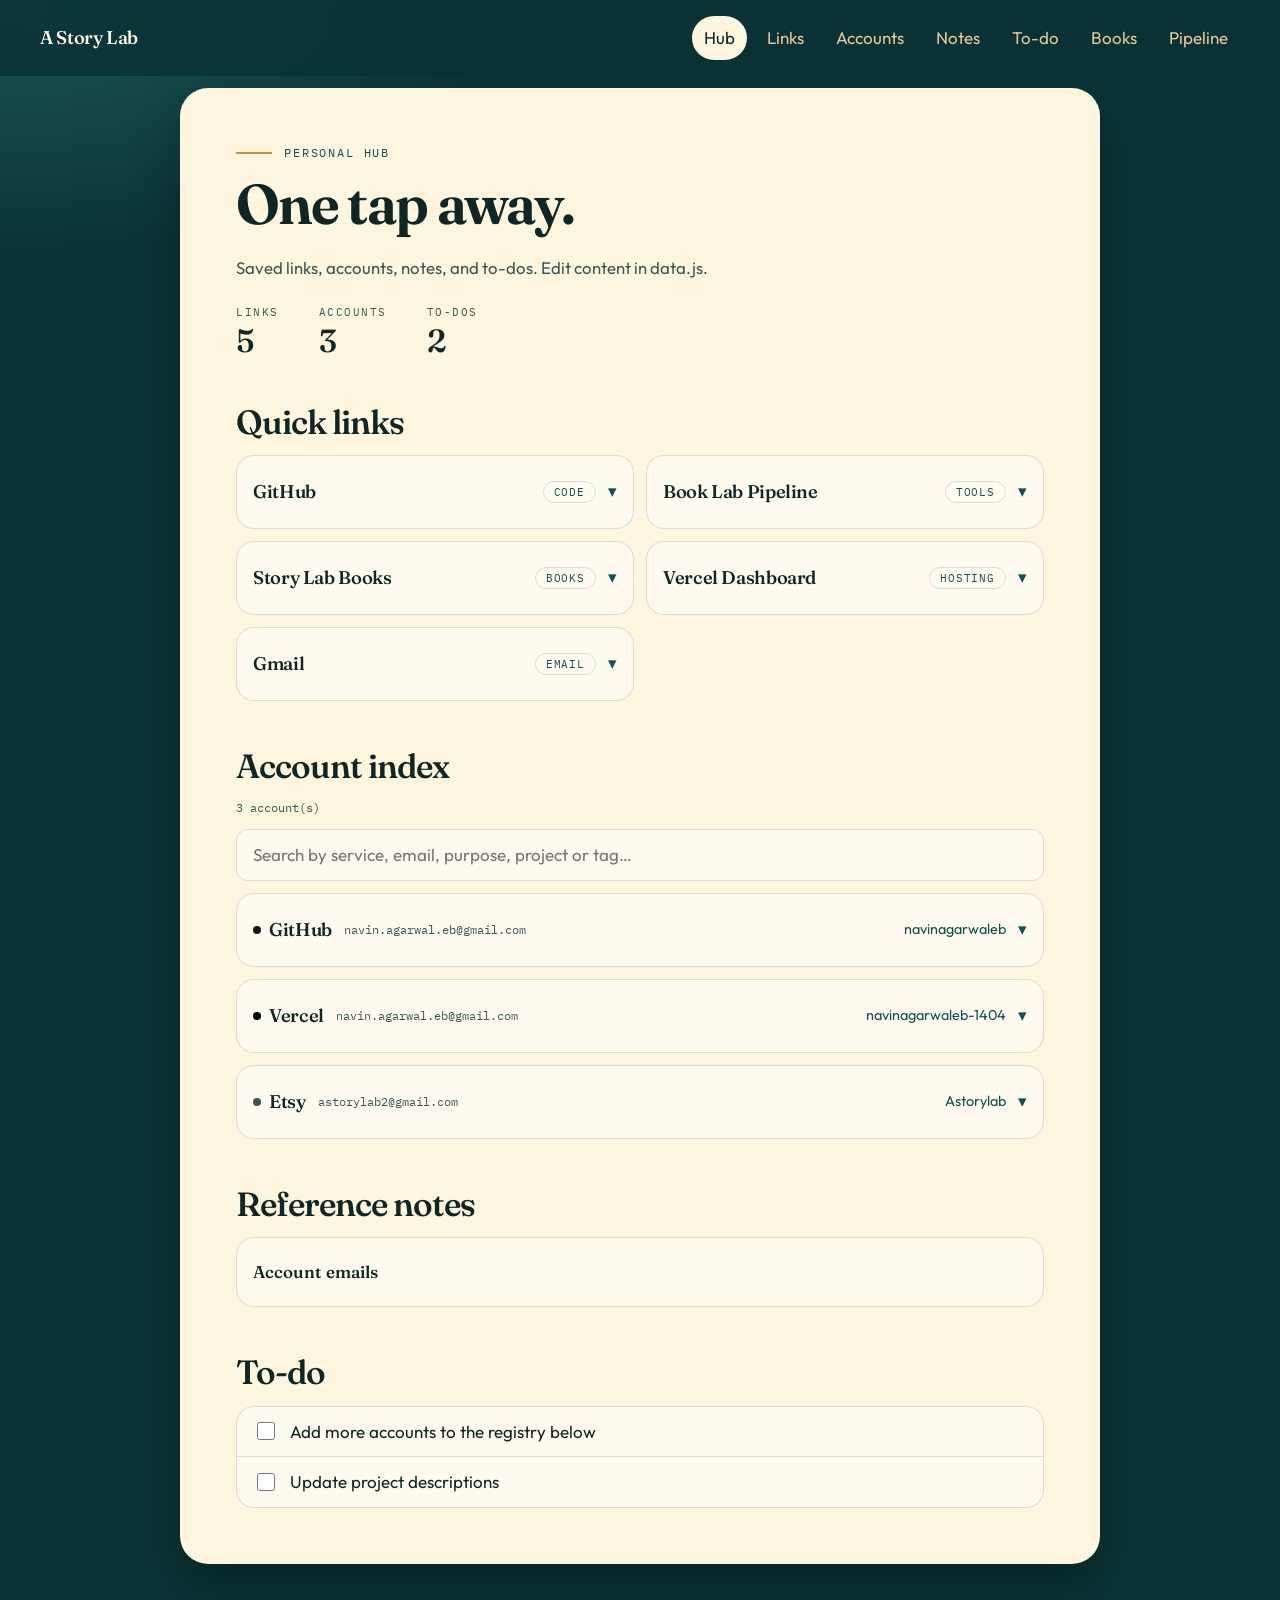
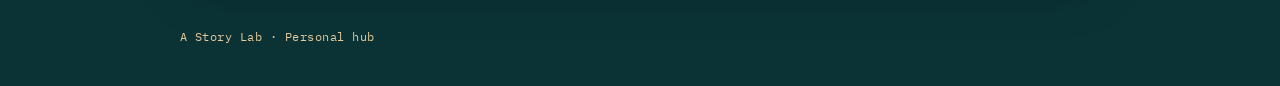
<file: public/index.html>
<!doctype html>
<html lang="en">
<head>
<meta charset="utf-8">
<meta name="robots" content="noindex,nofollow">
<meta name="viewport" content="width=device-width,initial-scale=1">
<title>My Hub</title>
<meta name="description" content="Personal quick-reference hub.">
<link rel="stylesheet" href="design.css?v=5">
</head>
<body class="press">
<a class="skip" href="#main">Skip to content</a>

<header class="bar">
  <a class="mark" href="/">A Story Lab</a>
  <nav aria-label="Sections">
    <ul>
      <li><a href="/" aria-current="page">Hub</a></li>
      <li><a href="#links">Links</a></li>
      <li><a href="#accounts">Accounts</a></li>
      <li><a href="#notes">Notes</a></li>
      <li><a href="#todo">To-do</a></li>
      <li><a href="books.html">Books</a></li>
      <li><a href="workflow.html">Pipeline</a></li>
    </ul>
  </nav>
</header>

<div class="frame">
  <main id="main" class="sheet" tabindex="-1">
    <header class="mast compact" id="top">
      <p class="kicker">Personal hub</p>
      <h1>One tap away.</h1>
      <p class="lede">Saved links, accounts, notes, and to-dos. Edit content in data.js.</p>
      <dl class="facts">
        <div><dt>Links</dt><dd id="n-links">0</dd></div>
        <div><dt>Accounts</dt><dd id="n-accounts">0</dd></div>
        <div><dt>To-dos</dt><dd id="n-todos">0</dd></div>
      </dl>
    </header>

    <section class="block" id="links" aria-labelledby="links-h">
      <h2 id="links-h">Quick links</h2>
      <div class="stack" id="links-grid"></div>
    </section>

    <section class="block" id="accounts" aria-labelledby="accts-h">
      <h2 id="accts-h">Account index</h2>
      <p class="acct-count" id="acct-count"></p>
      <div class="search-wrap">
        <label for="acct-search" class="sr">Search accounts</label>
        <input id="acct-search" type="search" placeholder="Search by service, email, purpose, project or tag…" autocomplete="off">
      </div>
      <div id="acct-table-wrap"></div>
    </section>

    <section class="block" id="notes" aria-labelledby="notes-h">
      <h2 id="notes-h">Reference notes</h2>
      <div id="notes-list"></div>
    </section>

    <section class="block" id="todo" aria-labelledby="todo-h">
      <h2 id="todo-h">To-do</h2>
      <ul class="todo" id="todo-list"></ul>
      <p class="empty" id="todo-empty" hidden>Nothing here yet.</p>
    </section>
  </main>
</div>

<footer class="colophon">A Story Lab · Personal hub</footer>

<script src="data.js"></script>
<script>
(function(){
  var D=window.HUB_DATA||{links:[],notes:[],todos:[],accounts:[]};
  function el(t,a,text){var e=document.createElement(t);if(a)for(var k in a)e.setAttribute(k,a[k]);if(text!=null)e.appendChild(document.createTextNode(text));return e}
  document.getElementById("n-links").textContent=String((D.links||[]).length);
  document.getElementById("n-accounts").textContent=String((D.accounts||[]).length);
  document.getElementById("n-todos").textContent=String((D.todos||[]).length);

  var lg=document.getElementById("links-grid");
  if(!D.links.length)lg.appendChild(el("p",{class:"empty"},"No links yet."));
  D.links.forEach(function(l){
    var c=el("div",{class:"stack-card",role:"button",tabindex:"0","aria-expanded":"false"});
    var head=el("div",{class:"stack-card-head"});
    var a=el("a",{class:"title",href:l.url,target:"_blank",rel:"noopener noreferrer"},l.title);
    head.appendChild(a);
    if(l.tag)head.appendChild(el("span",{class:"tag"},l.tag));
    head.appendChild(el("span",{class:"chevron","aria-hidden":"true"},"▾"));
    c.appendChild(head);
    var body=el("div",{class:"stack-card-body"});
    var inner=el("div",{class:"stack-card-body-inner"});
    if(l.note)inner.appendChild(el("p",null,l.note));
    if(l.details)inner.appendChild(el("p",null,l.details));
    body.appendChild(inner);
    c.appendChild(body);
    c.addEventListener("click",function(e){
      if(e.target.closest("a"))return;
      var expanded=this.classList.toggle("expanded");
      this.setAttribute("aria-expanded",expanded);
    });
    c.addEventListener("keydown",function(e){
      if(e.key==="Enter"||e.key===" "){e.preventDefault();this.click()}
    });
    lg.appendChild(c);
  });

  var nl=document.getElementById("notes-list");
  if(!D.notes.length)nl.appendChild(el("p",{class:"empty"},"No notes yet."));
  D.notes.forEach(function(n){
    var d=el("details",{class:"note"});
    d.appendChild(el("summary",null,n.title));
    d.appendChild(el("pre",null,n.body));
    nl.appendChild(d);
  });

  var tl=document.getElementById("todo-list");
  var saved={};try{saved=JSON.parse(localStorage.getItem("hub-todos")||"{}")}catch(e){}
  var todos=D.todos||[];
  document.getElementById("todo-empty").hidden=todos.length>0;
  todos.forEach(function(t,i){
    var id="t"+i;
    var li=el("li");
    var cb=el("input",{type:"checkbox",id:id});
    cb.checked=!!saved[t];
    cb.addEventListener("change",function(){saved[t]=cb.checked;try{localStorage.setItem("hub-todos",JSON.stringify(saved))}catch(e){}});
    var lab=el("label",{for:id});
    lab.appendChild(cb);
    lab.appendChild(el("span",null,t));
    li.appendChild(lab);
    tl.appendChild(li);
  });

  var serviceColors={GitHub:"#181717",Vercel:"#000000",AWS:"#FF9900",Netlify:"#00C7B7",DigitalOcean:"#0080FF",Cloudflare:"#F38020",Namecheap:"#DE3723",Google:"#4285F4",Apple:"#A2AAAD",Twitter:"#1DA1F2",Stripe:"#635BFF",Notion:"#000000",Figma:"#F24E1E",Render:"#46E3B7",Heroku:"#6762A6"};
  function getServiceColor(s){return serviceColors[s]||"var(--ink-soft)"}

  function renderAccounts(filter){
    var accts=D.accounts||[];
    var q=filter?filter.toLowerCase().trim():"";
    var matched=accts;
    if(q){
      matched=accts.filter(function(a){
        var fields=[a.service,a.email,a.username,a.purpose,a.url].concat(a.projects||[],a.tags||[]).join(" ").toLowerCase();
        return fields.indexOf(q)!==-1
      })
    }
    document.getElementById("acct-count").textContent=matched.length+" account(s)";

    var wrap=document.getElementById("acct-table-wrap");
    if(!matched.length){
      wrap.textContent="";
      wrap.appendChild(el("p",{class:"empty"},"No accounts match."));
      return
    }

    var stack=el("div",{class:"stack stack-list"});
    matched.forEach(function(a){
      var c=el("div",{class:"stack-card",role:"button",tabindex:"0","aria-expanded":"false"});
      var head=el("div",{class:"stack-card-head"});
      var badge=el("span",{class:"service-badge"});
      var dot=el("span",{class:"dot"});
      dot.style.background=getServiceColor(a.service);
      badge.appendChild(dot);
      if(a.url){
        var name=el("a",{href:a.url,target:"_blank",rel:"noopener",class:"title"},a.service);
        badge.appendChild(name);
      } else {
        badge.appendChild(el("span",{class:"title"},a.service));
      }
      head.appendChild(badge);
      head.appendChild(el("span",{class:"email-cell"},a.email));
      if(a.url&&a.username){
        head.appendChild(el("a",{href:a.url,target:"_blank",rel:"noopener",class:"acct-url"},a.username));
      } else if(a.username){
        head.appendChild(el("span",{class:"acct-url"},a.username));
      }
      head.appendChild(el("span",{class:"chevron","aria-hidden":"true"},"▾"));
      c.appendChild(head);

      var body=el("div",{class:"stack-card-body"});
      var inner=el("div",{class:"stack-card-body-inner"});
      if(a.purpose)inner.appendChild(el("p",null,a.purpose));
      if(a.projects&&a.projects.length){
        var pWrap=el("div",{class:"tag-row"});
        a.projects.forEach(function(p){pWrap.appendChild(el("span",{class:"tag"},p))});
        inner.appendChild(pWrap)
      }
      if(a.tags&&a.tags.length){
        var tWrap=el("div",{class:"tag-row"});
        a.tags.forEach(function(t){tWrap.appendChild(el("span",{class:"tag solid"},t))});
        inner.appendChild(tWrap)
      }
      body.appendChild(inner);
      c.appendChild(body);

      c.addEventListener("click",function(e){
        if(e.target.closest("a"))return;
        var expanded=this.classList.toggle("expanded");
        this.setAttribute("aria-expanded",expanded);
      });
      c.addEventListener("keydown",function(e){
        if(e.key==="Enter"||e.key===" "){e.preventDefault();this.click()}
      });
      stack.appendChild(c);
    });
    wrap.textContent="";
    wrap.appendChild(stack)
  }

  renderAccounts("");
  document.getElementById("acct-search").addEventListener("input",function(){renderAccounts(this.value)});
})();
</script>
</body>
</html>
</file>
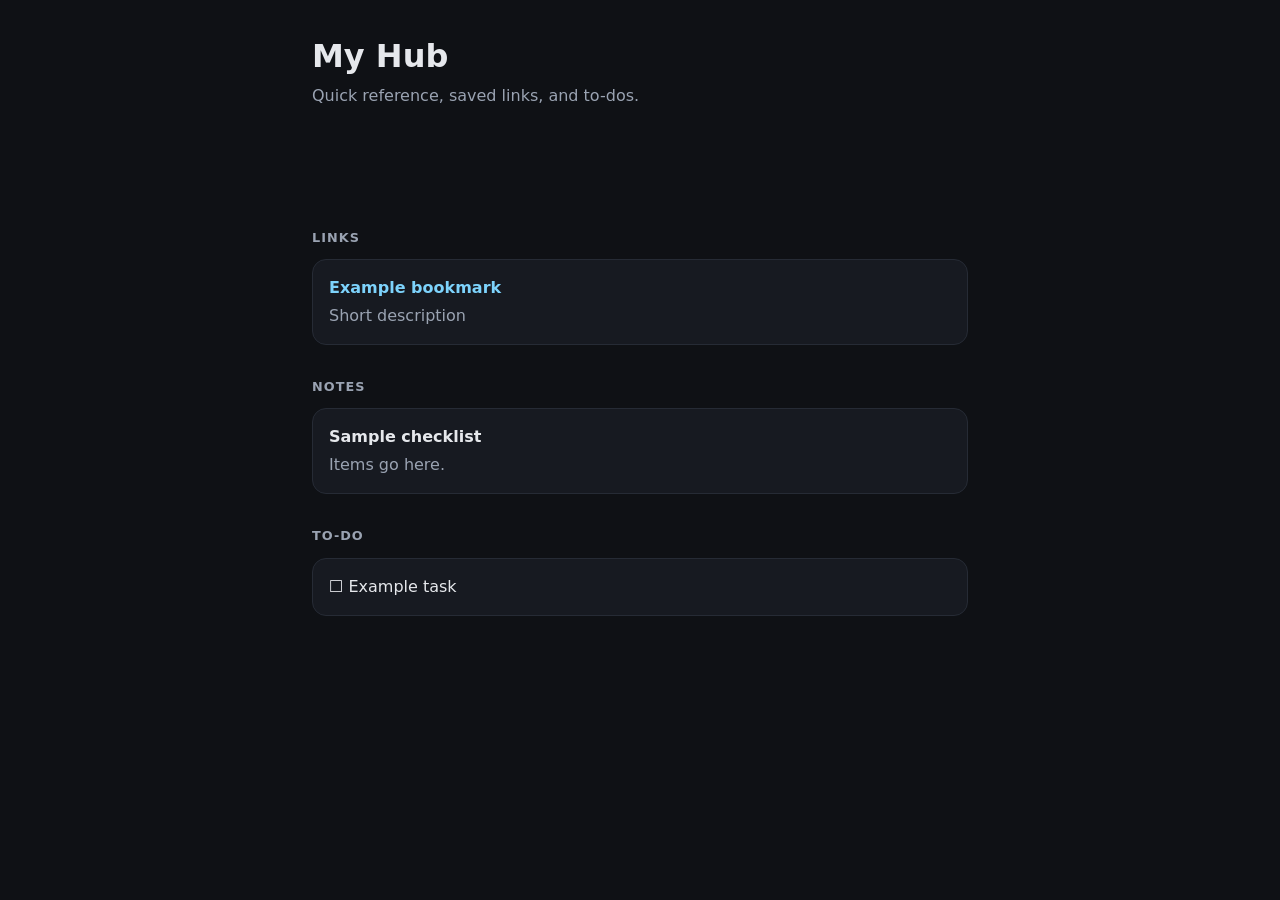
<file: public/b.html>
<!doctype html><html lang="en"><head><meta charset="utf-8"><meta name="robots" content="noindex,nofollow"><meta name="viewport" content="width=device-width,initial-scale=1"><title>Hub — Option B</title>
<style>
:root{--bg:#0f1115;--fg:#e6e8ec;--muted:#9aa3b2;--accent:#7dd3fc;--border:#262b35;--card:#171a21}
*{box-sizing:border-box}body{margin:0;font-family:system-ui,-apple-system,Segoe UI,Roboto,sans-serif;background:var(--bg);color:var(--fg);line-height:1.5}
header,main{max-width:720px;margin:0 auto;padding:clamp(16px,4vw,32px)}
h1{font-size:clamp(1.5rem,4vw,2rem);margin:0 0 4px}p.sub{color:var(--muted);margin:0 0 24px}
section{margin-top:32px}h2{font-size:.8rem;text-transform:uppercase;letter-spacing:.08em;color:var(--muted);margin:0 0 12px}
.card{background:var(--card);border:1px solid var(--border);border-radius:14px;padding:16px;margin-bottom:12px}
.card a{color:var(--accent);font-weight:600;text-decoration:none}.card a:focus-visible{outline:2px solid var(--accent);outline-offset:2px}
</style></head><body>
<header><h1>My Hub</h1><p class="sub">Quick reference, saved links, and to-dos.</p></header>
<main>
<section><h2>Links</h2><div class="card"><a href="#">Example bookmark</a><p class="sub" style="margin:4px 0 0">Short description</p></div></section>
<section><h2>Notes</h2><div class="card"><strong>Sample checklist</strong><p class="sub" style="margin:4px 0 0">Items go here.</p></div></section>
<section><h2>To-do</h2><div class="card">☐ Example task</div></section>
</main></body></html>
</file>
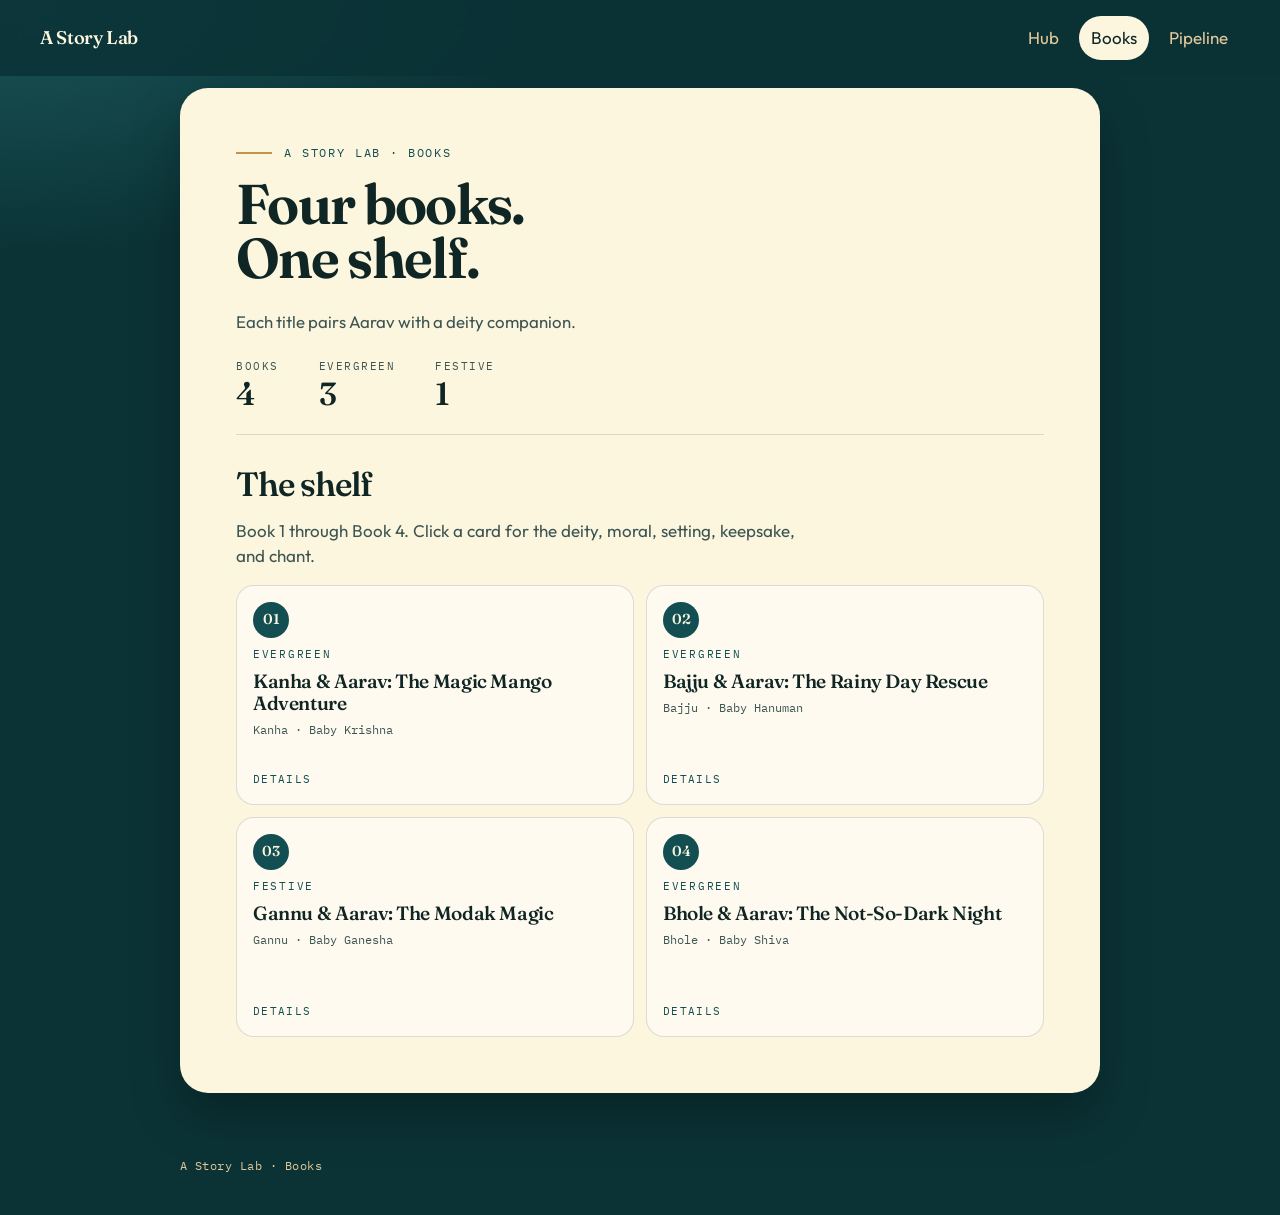
<file: public/books.html>
<!doctype html>
<html lang="en">
<head>
<meta charset="utf-8">
<meta name="robots" content="noindex,nofollow">
<meta name="viewport" content="width=device-width,initial-scale=1">
<title>Story Lab Books</title>
<meta name="description" content="Four A Story Lab books: Kanha, Bajju, Gannu, and Bhole.">
<link rel="stylesheet" href="design.css?v=5">
</head>
<body class="press">
<a class="skip" href="#books">Skip to books</a>

<header class="bar">
  <a class="mark" href="/">A Story Lab</a>
  <nav aria-label="Sections">
    <ul>
      <li><a href="/">Hub</a></li>
      <li><a href="#books" aria-current="page">Books</a></li>
      <li><a href="workflow.html">Pipeline</a></li>
    </ul>
  </nav>
</header>

<div class="frame">
  <article class="sheet" id="books">
    <header class="mast compact">
      <p class="kicker">A Story Lab · Books</p>
      <h1>Four books.<br>One shelf.</h1>
      <p class="lede">Each title pairs Aarav with a deity companion.</p>
      <dl class="facts">
        <div><dt>Books</dt><dd>4</dd></div>
        <div><dt>Evergreen</dt><dd>3</dd></div>
        <div><dt>Festive</dt><dd>1</dd></div>
      </dl>
    </header>

    <hr class="rule">

    <section aria-labelledby="books-h">
      <div class="line-head">
        <h2 id="books-h">The shelf</h2>
        <p>Book 1 through Book 4. Click a card for the deity, moral, setting, keepsake, and chant.</p>
      </div>

      <ol class="steps quad">
        <li>
          <button type="button" class="step" id="book-1" aria-expanded="false" aria-controls="detail"
            data-deity="Baby Krishna" data-pet="Kanha" data-type="Evergreen"
            data-moral="Joy multiplies when it's shared" data-setting="Secret mango grove, forest"
            data-keepsake="Peacock Feather" data-chant="—">
            <span class="num" aria-hidden="true">01</span>
            <span class="stage">Evergreen</span>
            <span class="name">Kanha &amp; Aarav: The Magic Mango Adventure</span>
            <span class="skill">Kanha · Baby Krishna</span>
            <span class="cue">Details</span>
          </button>
        </li>
        <li>
          <button type="button" class="step" id="book-2" aria-expanded="false" aria-controls="detail"
            data-deity="Baby Hanuman" data-pet="Bajju" data-type="Evergreen"
            data-moral="Courage means showing up scared" data-setting="Stormy backyard, flooded river"
            data-keepsake="Brass Bell" data-chant="—">
            <span class="num" aria-hidden="true">02</span>
            <span class="stage">Evergreen</span>
            <span class="name">Bajju &amp; Aarav: The Rainy Day Rescue</span>
            <span class="skill">Bajju · Baby Hanuman</span>
            <span class="cue">Details</span>
          </button>
        </li>
        <li>
          <button type="button" class="step" id="book-3" aria-expanded="false" aria-controls="detail"
            data-deity="Baby Ganesha" data-pet="Gannu" data-type="Festive (Ganesh Chaturthi)"
            data-moral="Sharing makes everything sweeter" data-setting="Kitchen, garden"
            data-keepsake="Silver Anklet" data-chant="—">
            <span class="num" aria-hidden="true">03</span>
            <span class="stage">Festive</span>
            <span class="name">Gannu &amp; Aarav: The Modak Magic</span>
            <span class="skill">Gannu · Baby Ganesha</span>
            <span class="cue">Details</span>
          </button>
        </li>
        <li>
          <button type="button" class="step" id="book-4" aria-expanded="false" aria-controls="detail"
            data-deity="Baby Shiva" data-pet="Bhole" data-type="Evergreen"
            data-moral="The dark is never empty" data-setting="Dadi's bedroom at night, starry sky"
            data-keepsake="Tiny Glowing Crescent Moon Charm"
            data-chant="Bhole, Bhole, light the night — scare the darkness, make it bright!">
            <span class="num" aria-hidden="true">04</span>
            <span class="stage">Evergreen</span>
            <span class="name">Bhole &amp; Aarav: The Not-So-Dark Night</span>
            <span class="skill">Bhole · Baby Shiva</span>
            <span class="cue">Details</span>
          </button>
        </li>
      </ol>

      <div id="detail" class="detail" hidden>
        <p class="stage" id="detail-stage"></p>
        <h3 id="detail-title"></h3>
        <dl class="spec">
          <div><dt>Deity</dt><dd id="detail-deity"></dd></div>
          <div><dt>Pet name</dt><dd id="detail-pet"></dd></div>
          <div><dt>Type</dt><dd id="detail-type"></dd></div>
          <div><dt>Keepsake</dt><dd id="detail-keepsake"></dd></div>
          <div class="wide"><dt>Moral</dt><dd id="detail-moral"></dd></div>
          <div class="wide"><dt>Setting</dt><dd id="detail-setting"></dd></div>
          <div class="wide"><dt>Chant</dt><dd id="detail-chant"></dd></div>
        </dl>
      </div>
    </section>
  </article>
</div>

<footer class="colophon">A Story Lab · Books</footer>
<script>
(function () {
  var steps = Array.prototype.slice.call(document.querySelectorAll(".step"));
  var panel = document.getElementById("detail");
  var fields = ["deity", "pet", "type", "keepsake", "moral", "setting", "chant"];
  function open(step) {
    steps.forEach(function (s) {
      var on = s === step;
      s.setAttribute("aria-expanded", on ? "true" : "false");
      s.querySelector(".cue").textContent = on ? "Close" : "Details";
    });
    if (!step) { panel.hidden = true; return; }
    document.getElementById("detail-stage").textContent = "Book " + parseInt(step.querySelector(".num").textContent, 10);
    document.getElementById("detail-title").textContent = step.querySelector(".name").textContent;
    fields.forEach(function (key) {
      document.getElementById("detail-" + key).textContent = step.getAttribute("data-" + key);
    });
    panel.hidden = false;
  }
  steps.forEach(function (step) {
    step.addEventListener("click", function () {
      var on = step.getAttribute("aria-expanded") === "true";
      open(on ? null : step);
      if (history.replaceState) history.replaceState(null, "", on ? "#books" : "#" + step.id);
    });
  });
  var id = location.hash.slice(1);
  var start = id && document.getElementById(id);
  if (start && start.classList.contains("step")) open(start);
})();
</script>
</body>
</html>
</file>
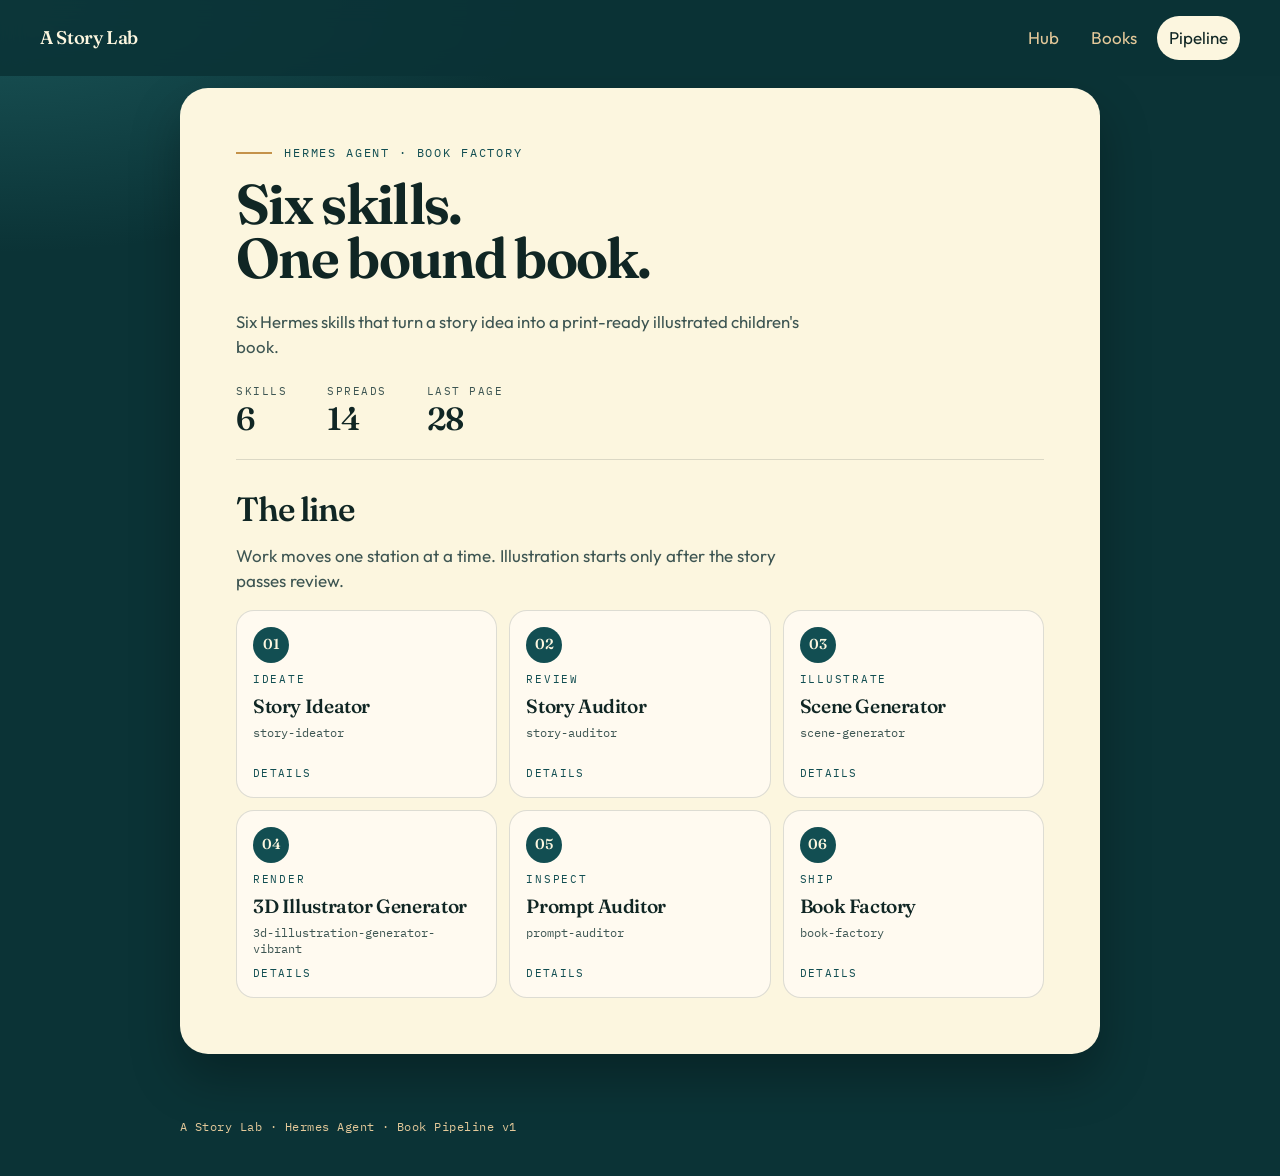
<file: public/workflow.html>
<!doctype html>
<html lang="en">
<head>
<meta charset="utf-8">
<meta name="robots" content="noindex,nofollow">
<meta name="viewport" content="width=device-width,initial-scale=1">
<title>Book Lab Pipeline</title>
<meta name="description" content="Six Hermes skills that turn a story idea into a print-ready illustrated children's book.">
<link rel="stylesheet" href="design.css?v=5">
</head>
<body class="press">
<a class="skip" href="#pipeline">Skip to pipeline</a>

<header class="bar">
  <a class="mark" href="/">A Story Lab</a>
  <nav aria-label="Sections">
    <ul>
      <li><a href="/">Hub</a></li>
      <li><a href="books.html">Books</a></li>
      <li><a href="#pipeline" aria-current="page">Pipeline</a></li>
    </ul>
  </nav>
</header>

<div class="frame">
  <article class="sheet" id="pipeline">
    <header class="mast compact">
      <p class="kicker">Hermes agent · Book factory</p>
      <h1>Six skills.<br>One bound book.</h1>
      <p class="lede">Six Hermes skills that turn a story idea into a print-ready illustrated children's book.</p>
      <dl class="facts">
        <div><dt>Skills</dt><dd>6</dd></div>
        <div><dt>Spreads</dt><dd>14</dd></div>
        <div><dt>Last page</dt><dd>28</dd></div>
      </dl>
    </header>

    <hr class="rule">

    <section aria-labelledby="pipeline-h">
      <div class="line-head">
        <h2 id="pipeline-h">The line</h2>
        <p>Work moves one station at a time. Illustration starts only after the story passes review.</p>
      </div>

      <ol class="steps">
        <li>
          <button type="button" class="step" id="ideate" aria-expanded="false" aria-controls="detail"
            data-pass="one chosen concept">
            <span class="num" aria-hidden="true">01</span>
            <span class="stage">Ideate</span>
            <span class="name">Story Ideator</span>
            <span class="skill">story-ideator</span>
            <span class="cue">Details</span>
            <span hidden class="more">Clarifies intent, generates 3 India-centric children's book concepts with deity companions. You pick one.</span>
          </button>
        </li>
        <li>
          <button type="button" class="step" id="review" aria-expanded="false" aria-controls="detail"
            data-pass="an approved story">
            <span class="num" aria-hidden="true">02</span>
            <span class="stage">Review</span>
            <span class="name">Story Auditor</span>
            <span class="skill">story-auditor</span>
            <span class="cue">Details</span>
            <span hidden class="more">Production, safety, AI illustration, and personality audit. Catches issues before illustration begins.</span>
          </button>
        </li>
        <li>
          <button type="button" class="step" id="illustrate" aria-expanded="false" aria-controls="detail"
            data-pass="14 illustrated spreads">
            <span class="num" aria-hidden="true">03</span>
            <span class="stage">Illustrate</span>
            <span class="name">Scene Generator</span>
            <span class="skill">scene-generator</span>
            <span class="cue">Details</span>
            <span hidden class="more">Converts the approved story into 14 structured illustrated spreads (spreads 03–16) with page 28 as the closing name-game note.</span>
          </button>
        </li>
        <li>
          <button type="button" class="step" id="render" aria-expanded="false" aria-controls="detail"
            data-pass="3D art prompts">
            <span class="num" aria-hidden="true">04</span>
            <span class="stage">Render</span>
            <span class="name">3D Illustrator Generator</span>
            <span class="skill">3d-illustration-generator-vibrant</span>
            <span class="cue">Details</span>
            <span hidden class="more">Transforms spread data into enterprise-grade 3D illustration prompts with vibrant Pixar-quality art direction.</span>
          </button>
        </li>
        <li>
          <button type="button" class="step" id="inspect" aria-expanded="false" aria-controls="detail"
            data-pass="cleared prompt rows">
            <span class="num" aria-hidden="true">05</span>
            <span class="stage">Inspect</span>
            <span class="name">Prompt Auditor</span>
            <span class="skill">prompt-auditor</span>
            <span class="cue">Details</span>
            <span hidden class="more">Technical QA inspector for AI image prompt rows. Validates structure, style, hero insertion, and safety.</span>
          </button>
        </li>
        <li>
          <button type="button" class="step" id="ship" aria-expanded="false" aria-controls="detail"
            data-pass="a Google Sheet and print-ready assets">
            <span class="num" aria-hidden="true">06</span>
            <span class="stage">Ship</span>
            <span class="name">Book Factory</span>
            <span class="skill">book-factory</span>
            <span class="cue">Details</span>
            <span hidden class="more">Runs the full pipeline from ideation to export. Produces Google Sheet outputs and print-ready assets.</span>
          </button>
        </li>
      </ol>

      <div id="detail" class="detail" hidden>
        <p class="stage" id="detail-stage"></p>
        <h3 id="detail-title"></h3>
        <p class="skill" id="detail-skill"></p>
        <p class="body" id="detail-body"></p>
        <p class="pass"><b>Hands off</b> <span id="detail-pass"></span></p>
      </div>
    </section>
  </article>
</div>

<footer class="colophon">A Story Lab · Hermes Agent · Book Pipeline v1</footer>
<script>
(function () {
  var steps = Array.prototype.slice.call(document.querySelectorAll(".step"));
  var panel = document.getElementById("detail");
  function fill(step) {
    document.getElementById("detail-stage").textContent = step.querySelector(".stage").textContent;
    document.getElementById("detail-title").textContent = step.querySelector(".name").textContent;
    document.getElementById("detail-skill").textContent = step.querySelector(".skill").textContent;
    document.getElementById("detail-body").textContent = step.querySelector(".more").textContent;
    document.getElementById("detail-pass").textContent = step.getAttribute("data-pass");
  }
  function open(step) {
    steps.forEach(function (s) {
      var on = s === step;
      s.setAttribute("aria-expanded", on ? "true" : "false");
      s.querySelector(".cue").textContent = on ? "Close" : "Details";
    });
    if (!step) { panel.hidden = true; return; }
    fill(step);
    panel.hidden = false;
  }
  steps.forEach(function (step) {
    step.addEventListener("click", function () {
      var on = step.getAttribute("aria-expanded") === "true";
      open(on ? null : step);
      if (history.replaceState) history.replaceState(null, "", on ? "#pipeline" : "#" + step.id);
    });
  });
  var id = location.hash.slice(1);
  var start = id && document.getElementById(id);
  if (start && start.classList.contains("step")) open(start);
})();
</script>
</body>
</html>
</file>
<file: public/design.css>
/* PRESS — A Story Lab design standard
   1. Color comes only from the tokens below.
      Gold is for rules, rings, and the rail. Never for small text.
   2. Type: Fraunces for titles, Outfit for reading, IBM Plex Mono for skill ids.
   3. Space on the 4 / 8 / 12 / 16 / 24 / 40 / 64 scale. Do not invent gaps.
   4. Paper sits on deep teal. Cards use an 18px radius and a 1px ink hairline.
   5. Motion is 160ms, and only a 4px lift. Honor prefers-reduced-motion.
*/

@import url("https://fonts.googleapis.com/css2?family=Fraunces:opsz,wght@9..144,560;9..144,640&family=IBM+Plex+Mono:wght@400;500&family=Outfit:wght@400;500;600&display=swap");

:root {
  --ink: #102624;
  --ink-soft: #3d5552;
  --paper: #fcf6df;
  --paper-2: #fffaf0;
  --teal: #124e52;
  --teal-deep: #0b3336;
  --teal-mid: #1a5558;
  --gold: #c4924a;
  --gold-soft: #e4c99a;
  --sage: #6e9a80;
  --line: rgba(16, 38, 36, 0.14);
  --cream: #fcf6df;
  --shadow: 0 24px 50px rgba(0, 0, 0, 0.28);
  --display: "Fraunces", "Iowan Old Style", Palatino, serif;
  --body: "Outfit", "Segoe UI", sans-serif;
  --mono: "IBM Plex Mono", ui-monospace, monospace;
  --s1: 4px;
  --s2: 8px;
  --s3: 12px;
  --s4: 16px;
  --s5: 24px;
  --s6: 40px;
  --s7: 64px;
  --radius: 18px;
  --ease: 160ms ease;
}

* { box-sizing: border-box; }

body.press {
  margin: 0;
  min-height: 100vh;
  font-family: var(--body);
  font-size: 17px;
  line-height: 1.5;
  color: var(--cream);
  background:
    radial-gradient(900px 420px at 0% 0%, var(--teal-mid), transparent 60%),
    var(--teal-deep);
}

a { color: inherit; }
:focus-visible { outline: 2px solid var(--gold); outline-offset: 3px; }

.skip {
  position: absolute;
  left: var(--s4);
  top: var(--s4);
  transform: translateY(-140%);
  background: var(--paper);
  color: var(--ink);
  padding: var(--s2) var(--s3);
  border-radius: 8px;
  z-index: 10;
}
.skip:focus { transform: none; }

.bar {
  position: sticky;
  top: 0;
  z-index: 5;
  display: flex;
  align-items: center;
  justify-content: space-between;
  gap: var(--s4);
  padding: var(--s4) clamp(16px, 4vw, 40px);
  background: color-mix(in srgb, var(--teal-deep) 88%, transparent);
  backdrop-filter: blur(12px);
}

.mark {
  font-family: var(--display);
  font-weight: 560;
  font-size: 1.15rem;
  letter-spacing: -0.02em;
  text-decoration: none;
}

.bar nav ul {
  display: flex;
  flex-wrap: wrap;
  justify-content: flex-end;
  gap: var(--s2);
  list-style: none;
  margin: 0;
  padding: 0;
}

.bar nav a {
  display: inline-flex;
  align-items: center;
  min-height: 44px;
  padding: 0 var(--s3);
  text-decoration: none;
  color: var(--gold-soft);
  border-radius: 999px;
}
.bar nav a:hover { color: var(--cream); }
.bar nav a[aria-current="page"] {
  color: var(--ink);
  background: var(--paper);
}

.frame {
  width: min(920px, calc(100% - 32px));
  margin: var(--s3) auto var(--s7);
}

.sheet {
  background: var(--paper);
  color: var(--ink);
  border-radius: 28px;
  padding: clamp(28px, 5vw, 56px);
  box-shadow: var(--shadow);
}

.kicker {
  display: flex;
  align-items: center;
  gap: var(--s3);
  margin: 0 0 var(--s4);
  font-family: var(--mono);
  font-size: 0.72rem;
  letter-spacing: 0.16em;
  text-transform: uppercase;
  color: var(--teal);
}
.kicker::before {
  content: "";
  width: 36px;
  height: 2px;
  background: var(--gold);
}

.mast h1 {
  margin: 0;
  font-family: var(--display);
  font-weight: 640;
  font-size: clamp(2.7rem, 7vw, 4.8rem);
  line-height: 0.96;
  letter-spacing: -0.03em;
}

.lede {
  max-width: 38rem;
  margin: var(--s5) 0 0;
  color: var(--ink-soft);
  font-size: 1.05rem;
}

.facts {
  display: grid;
  grid-template-columns: repeat(3, max-content);
  gap: var(--s6);
  margin: var(--s6) 0 0;
  padding: 0;
}
.facts div { margin: 0; }
.facts dt {
  margin: 0;
  font-family: var(--mono);
  font-size: 0.68rem;
  letter-spacing: 0.14em;
  text-transform: uppercase;
  color: var(--ink-soft);
}
.facts dd {
  margin: var(--s1) 0 0;
  font-family: var(--display);
  font-size: 2rem;
  font-weight: 560;
  letter-spacing: -0.03em;
  line-height: 1;
}

.rule {
  border: 0;
  border-top: 1px solid var(--line);
  margin: var(--s6) 0;
}

#pipeline { scroll-margin-top: 72px; }

.mast.compact h1 { font-size: clamp(2.2rem, 5vw, 3.5rem); }
.mast.compact .facts { margin-top: var(--s5); }
.mast.compact + .rule { margin: var(--s5) 0; }

.line-head h2,
.block h2 {
  margin: 0 0 var(--s2);
  font-family: var(--display);
  font-size: clamp(1.6rem, 3vw, 2.1rem);
  font-weight: 560;
  letter-spacing: -0.03em;
}
.line-head p {
  margin: 0 0 var(--s4);
  max-width: 36rem;
  color: var(--ink-soft);
}

.steps {
  list-style: none;
  display: grid;
  grid-template-columns: repeat(3, minmax(0, 1fr));
  gap: var(--s3);
  margin: 0;
  padding: 0;
}

.step {
  display: flex;
  flex-direction: column;
  align-items: flex-start;
  gap: var(--s2);
  width: 100%;
  height: 100%;
  min-height: 188px;
  margin: 0;
  padding: var(--s4);
  text-align: left;
  font: inherit;
  color: var(--ink);
  background: var(--paper-2);
  border: 1px solid var(--line);
  border-radius: var(--radius);
  cursor: pointer;
  scroll-margin-top: 88px;
  transition: transform var(--ease);
}
.step:hover { transform: translateY(-4px); }
.step[aria-expanded="true"] {
  border-color: var(--teal);
  box-shadow: inset 0 0 0 1px var(--teal), 0 0 0 3px var(--gold-soft);
  transform: none;
}

.num {
  display: grid;
  place-items: center;
  width: 36px;
  height: 36px;
  border-radius: 50%;
  background: var(--teal);
  color: var(--cream);
  font-family: var(--display);
  font-weight: 560;
  font-size: 0.9rem;
}
.step[aria-expanded="true"] .num { box-shadow: 0 0 0 3px var(--gold); }

.stage {
  margin: 0;
  font-family: var(--mono);
  font-size: 0.68rem;
  letter-spacing: 0.16em;
  text-transform: uppercase;
  color: var(--teal);
}
.step .name {
  font-family: var(--display);
  font-weight: 560;
  font-size: 1.2rem;
  letter-spacing: -0.02em;
  line-height: 1.15;
}
.skill {
  margin: 0;
  font-family: var(--mono);
  font-size: 0.72rem;
  line-height: 1.35;
  color: var(--ink-soft);
  overflow-wrap: anywhere;
}
.cue {
  margin-top: auto;
  font-family: var(--mono);
  font-size: 0.68rem;
  letter-spacing: 0.12em;
  text-transform: uppercase;
  color: var(--teal);
}

.detail {
  margin-top: var(--s3);
  padding: var(--s5);
  background: var(--paper-2);
  border: 1px solid var(--line);
  border-top: 3px solid var(--gold);
  border-radius: var(--radius);
}
.detail h3 {
  margin: var(--s2) 0 0;
  font-family: var(--display);
  font-weight: 560;
  font-size: 1.7rem;
  letter-spacing: -0.02em;
}
.detail .skill { margin-top: var(--s2); }
.detail .body { margin: var(--s3) 0 0; max-width: 42rem; }
.spec {
  display: grid;
  grid-template-columns: 1fr 1fr;
  gap: var(--s4) var(--s5);
  margin: var(--s4) 0 0;
  padding: 0;
}
.spec div { margin: 0; }
.spec dt {
  margin: 0 0 var(--s1);
  font-family: var(--mono);
  font-size: 0.68rem;
  letter-spacing: 0.14em;
  text-transform: uppercase;
  color: var(--teal);
}
.spec dd {
  margin: 0;
  font-family: var(--display);
  font-size: 1.15rem;
  font-weight: 560;
  letter-spacing: -0.02em;
  line-height: 1.25;
}
.spec .wide { grid-column: 1 / -1; }
.steps.quad { grid-template-columns: repeat(2, minmax(0, 1fr)); }
.steps.quad .step { min-height: 220px; }
.pass {
  display: flex;
  flex-wrap: wrap;
  gap: var(--s2) var(--s3);
  align-items: baseline;
  margin: var(--s4) 0 0;
  padding-top: var(--s3);
  border-top: 1px solid var(--line);
}
.pass b {
  font-family: var(--mono);
  font-size: 0.68rem;
  font-weight: 500;
  letter-spacing: 0.14em;
  text-transform: uppercase;
  color: var(--teal);
}

.block { margin-top: var(--s6); scroll-margin-top: 88px; }
.block .lede { margin-top: 0; }

.stack {
  display: grid;
  grid-template-columns: 1fr 1fr;
  gap: var(--s3);
}
.stack-list { grid-template-columns: 1fr; }

.stack-card {
  background: var(--paper-2);
  border: 1px solid var(--line);
  border-radius: var(--radius);
  cursor: pointer;
  min-height: 72px;
  transition: transform var(--ease);
}
.stack-card:hover { transform: translateY(-4px); }
.stack-card.expanded {
  border-color: var(--teal);
  box-shadow: inset 0 0 0 1px var(--teal);
  transform: none;
}
.stack-card-head {
  display: flex;
  align-items: center;
  gap: var(--s3);
  flex-wrap: wrap;
  padding: var(--s4);
  min-height: 72px;
}
.stack-card-head .title {
  font-family: var(--display);
  font-weight: 560;
  font-size: 1.15rem;
  letter-spacing: -0.02em;
  color: var(--ink);
  text-decoration: none;
  flex: 1;
  min-width: 0;
}
.stack-card-head .title:hover { text-decoration: underline; }
.chevron {
  margin-left: auto;
  color: var(--teal);
  font-family: var(--mono);
  transition: transform var(--ease);
}
.stack-card.expanded .chevron { transform: rotate(180deg); }
.stack-card-body { display: none; }
.stack-card.expanded .stack-card-body { display: block; }
.stack-card-body-inner {
  padding: var(--s3) var(--s4) var(--s4);
  border-top: 1px solid var(--line);
  color: var(--ink-soft);
  font-size: 0.95rem;
}
.stack-card-body-inner p { margin: 0 0 var(--s2); }

.tag {
  display: inline-block;
  font-family: var(--mono);
  font-size: 0.68rem;
  letter-spacing: 0.08em;
  text-transform: uppercase;
  color: var(--teal);
  border: 1px solid var(--line);
  border-radius: 999px;
  padding: 2px 10px;
  white-space: nowrap;
}
.tag.solid { background: var(--teal); color: var(--cream); border-color: var(--teal); }
.tag-row { display: flex; flex-wrap: wrap; gap: var(--s2); margin-top: var(--s2); }

.search-wrap { margin: 0 0 var(--s3); }
.search-wrap input {
  width: 100%;
  font: inherit;
  color: var(--ink);
  background: var(--paper-2);
  border: 1px solid var(--line);
  border-radius: 12px;
  padding: var(--s3) var(--s4);
  min-height: 44px;
}
.acct-count {
  margin: 0 0 var(--s3);
  color: var(--ink-soft);
  font-family: var(--mono);
  font-size: 0.75rem;
}
.service-badge { display: inline-flex; align-items: center; gap: var(--s2); font-weight: 600; }
.service-badge .dot { width: 8px; height: 8px; border-radius: 50%; }
.email-cell {
  flex: 1 1 180px;
  font-family: var(--mono);
  font-size: 0.78rem;
  color: var(--ink-soft);
  overflow-wrap: anywhere;
}
.acct-url { color: var(--teal); text-decoration: none; font-size: 0.9rem; }
.acct-url:hover { text-decoration: underline; }

details.note {
  background: var(--paper-2);
  border: 1px solid var(--line);
  border-radius: var(--radius);
  padding: var(--s3) var(--s4);
  margin-bottom: var(--s3);
}
details.note summary {
  cursor: pointer;
  font-family: var(--display);
  font-weight: 560;
  min-height: 44px;
  display: flex;
  align-items: center;
}
details.note pre { white-space: pre-wrap; font: inherit; margin: var(--s2) 0 0; color: var(--ink-soft); }

ul.todo {
  list-style: none;
  padding: 0;
  margin: 0;
  background: var(--paper-2);
  border: 1px solid var(--line);
  border-radius: var(--radius);
}
ul.todo li { border-top: 1px solid var(--line); min-height: 44px; }
ul.todo li:first-child { border-top: 0; }
ul.todo label {
  display: flex;
  align-items: center;
  gap: var(--s3);
  padding: var(--s3) var(--s4);
  cursor: pointer;
}
ul.todo input { width: 18px; height: 18px; accent-color: var(--teal); flex: none; }
ul.todo input:checked + span { text-decoration: line-through; color: var(--ink-soft); }
.empty { color: var(--ink-soft); }
.sr { position: absolute; width: 1px; height: 1px; overflow: hidden; clip: rect(0 0 0 0); }

.colophon {
  width: min(920px, calc(100% - 32px));
  margin: 0 auto;
  padding: 0 0 var(--s6);
  color: var(--gold-soft);
  font-family: var(--mono);
  font-size: 0.75rem;
  letter-spacing: 0.04em;
}

@media (max-width: 720px) {
  .sheet { padding: var(--s4); }
  .steps { grid-template-columns: 1fr 1fr; }
  .stack { grid-template-columns: 1fr; }
}
@media (max-width: 560px) {
  .facts { gap: var(--s4); }
  .facts dd { font-size: 1.5rem; }
  .steps.quad { grid-template-columns: 1fr; }
  .spec { grid-template-columns: 1fr; }
}
@media (prefers-reduced-motion: reduce) {
  .step,
  .stack-card,
  .chevron { transition: none; }
  .step:hover,
  .stack-card:hover { transform: none; }
}
</file>
